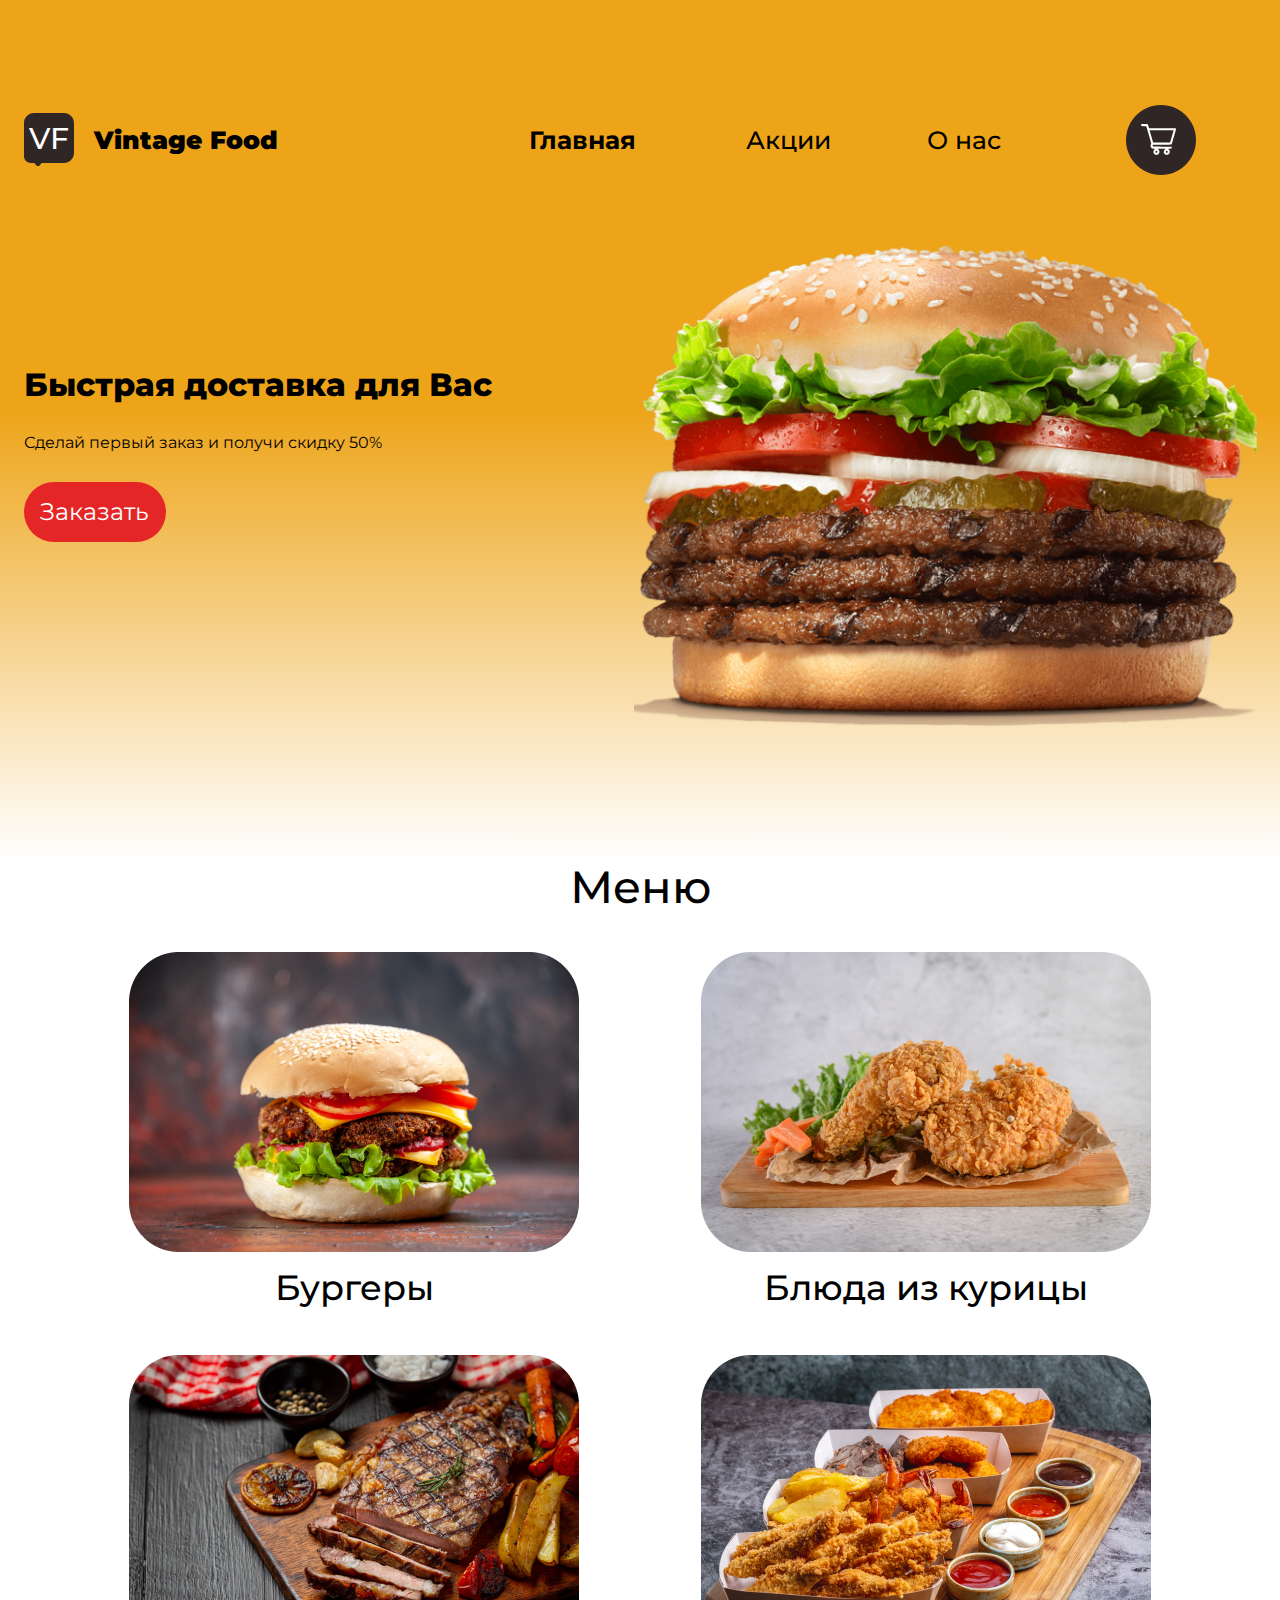
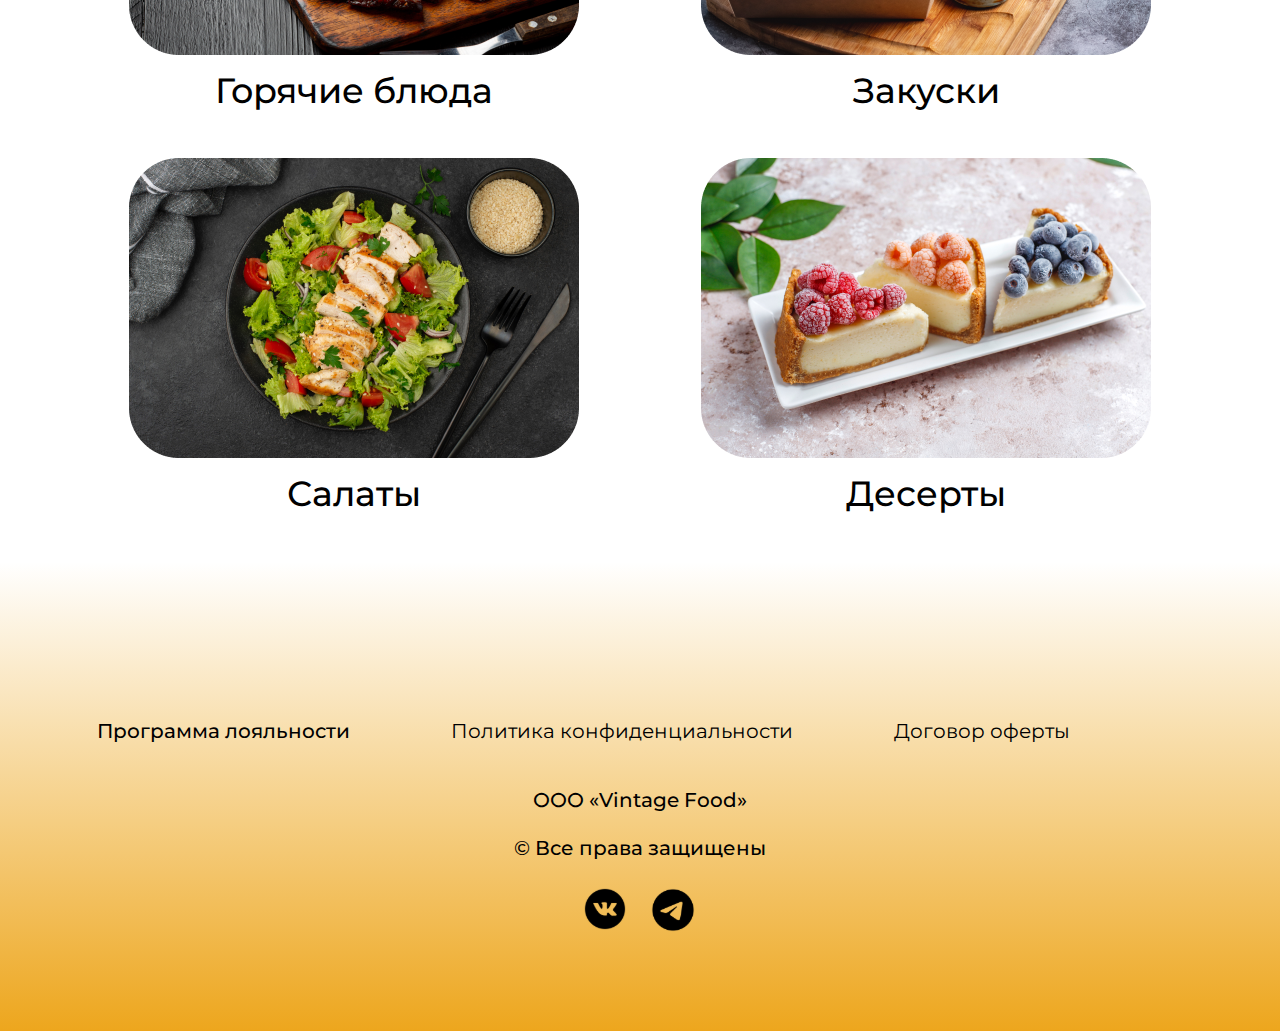
<file: index.html>
<!DOCTYPE html>
<html lang="en">

<head>
    <meta charset="UTF-8">
    <meta name="viewport" content="width=device-width, initial-scale=1.0">
    <link rel="apple-touch-icon" sizes="180x180" href="favicon/apple-touch-icon.png">
    <link rel="icon" type="image/png" sizes="32x32" href="favicon/favicon-32x32.png">
    <link rel="icon" type="image/png" sizes="16x16" href="favicon/favicon-16x16.png">
    <link rel="manifest" href="favicon/site.webmanifest">
    <link rel="stylesheet" href="css/reset.css">
    <link rel="stylesheet" href="css/style.css">
    <title>Burgers</title>
</head>

<body>
    <header class="header">
        <div class="container">
            <div class="header-bg">
                <div class="content">
                    <!-- горизонтальное меню -->
                    <nav class="header-menu">
                        <div class="header-logo">
                            <div class="header-logo__title">
                                <img src="images/vf_logo.svg" alt="">
                                <h2>VF</h2>
                            </div>
                            <div class="header-logo__text">
                                <h1>Vintage Food</h1>
                            </div>
                        </div>
                        <div class="burger__button">
                            <span></span><span></span><span></span>
                        </div>
                        <div class="header-links">
                            <div class="header-menu__link"><a href="#">Главная</a></div>
                            <div></div>
                            <div class="header-menu__link"><a href="#">Акции</a></div>
                            <div></div>
                            <div class="header-menu__link"><a href="#">О нас</a></div>
                            <div></div>
                            <div class="header-menu__basket">
                                <img src="images/basket.svg" alt="Basket">
                            </div>
                        </div>
                    </nav>
                    <!-- основной контент заголовка-->
                    <div class="header__body">
                        <div class='header__body-text'>
                            <div class="header__body_title">
                                <h2>Быстрая доставка для Вас</h2>
                            </div>
                            <div class="header__body_subtitle">
                                <p>Сделай первый заказ и получи скидку 50%</p>
                            </div>
                            <div class="header__body_btn">
                                <a href="#">Заказать</a>
                            </div>
                        </div>
                        <div class="header__body-img">
                            <img src="images/Photo_burger.png" alt="Burger">
                        </div>
                    </div>
                </div>
            </div>
    </header>
    <main class="main">
        <div class="container">
            <h2 class="main__title">Меню</h2>
            <div class="main__body">
                <div class="main__dishs">
                    <div class="dish__item">
                        <img src="images/Burgers.png" alt="Burgers">
                        <p>Бургеры</p>
                    </div>
                    <div class="dish__item">
                        <img src="images/Chicken_dishs.png" alt="Burgers">
                        <p>Блюда из курицы</p>
                    </div>
                    <div class="dish__item">
                        <img src="images/Hot_dishs.png" alt="Burgers">
                        <p>Горячие блюда</p>
                    </div>
                    <div class="dish__item">
                        <img src="images/Snacks.png" alt="Burgers">
                        <p>Закуски</p>
                    </div>
                    <div class="dish__item">
                        <img src="images/Salads.png" alt="Burgers">
                        <p>Салаты</p>
                    </div>
                    <div class="dish__item">
                        <img src="images/Desserts.png" alt="Burgers">
                        <p>Десерты</p>
                    </div>
                </div>
            </div>

        </div>
    </main>
    <footer class="footer">
        <div class="container">
            <div class="footer__body">
                <div class="footer__menu">
                    <div class="footer__menu-item">
                        <a href="#">Программа лояльности</a>
                    </div>
                    <div class="footer__menu-item">
                        <a href="#">Политика конфиденциальности</a>
                    </div>
                    <div class="footer__menu-item">
                        <a href="#">Договор оферты</a>
                    </div>
                </div>
                <div class="footer__title">ООО «Vintage Food»</div>
                <div class="footer__subtitle">© Все права защищены</div>
                <div class="footer__social">
                    <a href="#">
                        <img src="images/VKCircled.svg" alt="VK">
                    </a>
                    <a href="#">
                        <img src="images/Telegram.svg" alt="Telegram">
                    </a>
                </div>
            </div>
        </div>
    </footer>
    <script src="js/burger.js"></script>
</body>

</html>
</file>
<file: css/style.css>
/* импорт шрифтов для проекта */
@import url('https://fonts.googleapis.com/css2?family=Istok+Web&family=Karla&family=Kenia&family=Libre+Barcode+128+Text&family=Montserrat:ital,wght@0,400;0,500;0,600;0,700;0,800;0,900;1,400;1,500;1,600;1,700;1,800;1,900&display=swap');

* {
    font-family: 'Montserrat', sans-serif;
    color: #000;
}

.container {
    max-width: 1600px;
    margin: 0 auto;
}

.header-bg {
    background: linear-gradient(180deg, #EDA418 47.4%, rgba(237, 164, 24, 0) 100%);
}

.content {
    max-width: 1243px;
    margin: 0 auto;
    padding: 105px 5px 0px;
}

.header-menu {
    display: grid;
    grid-template-columns: max-content max-content;
    column-gap: 147px;

}

.header-logo {
    display: grid;
    grid-template-columns: 70px repeat(auto-fill, minmax(max-content, 288px));
    justify-content: start;
    justify-items: start;
    align-items: center;
}

.header-logo__title {
    position: relative;
}

.header-logo__title h2 {
    font-size: 30px;
    font-weight: 500;
    line-height: 37px;
    color: #fff;
    position: absolute;
    left: 5px;
    top: 7px;
}

.header-logo__text h1 {
    font-size: 25px;
    font-weight: 900;
    line-height: 30px;
}

.burger__button {
    display: none;
}

.header-links {
    display: grid;
    grid-template-columns: 151px 66px 151px 30px 151px 48px 70px;
    align-items: center;
}

.header-menu__link {
    font-size: 25px;
    font-weight: 500;

}

.header-menu__link:first-of-type {
    font-weight: 700;
}

.header__body {
    display: grid;
    grid-template-columns: minmax(320px, 572px) minmax(320px, 643px);
    column-gap: 38px;
    align-content: start;
}

.header__body_title {
    padding-top: 189.5px;
}

.header__body_title,
.header__body_subtitle {
    margin-bottom: 29px;
}

.header__body_title h2 {
    font-size: 32px;
    font-weight: 800;
    line-height: 39px;
}

.header__body_subtitle p {
    font-size: 16px;
    font-weight: 400;
    line-height: 20px;
}

.header__body_btn {
    margin-bottom: 317px;
    width: 142px;
    height: 60px;
}

.header__body_btn a {
    display: inline-block;
    width: 100%;
    height: 100%;
    border-radius: 30px;
    text-align: center;
    font-size: 24px;
    font-weight: 400;
    line-height: 60px;
    color: #fff;
    background-color: #E52626;
    transition: background-color 0.3s linear 0.05s;
}

.header__body_btn a:hover {
    background-color: #c80a0a;
}

.header__body-img img {
    width: 100%;
    object-fit: cover;
}

.main__body {
    padding: 0px 87px;
    margin-bottom: 47px;
}

.main__title {
    font-size: 45px;
    font-weight: 500;
    line-height: 55px;
    text-align: center;
    margin-bottom: 38px;
}

.main__dishs {
    display: grid;
    grid-template-columns: repeat(auto-fill, minmax(300px, 450px));
    justify-content: space-around;
    column-gap: 38px;
    row-gap: 46px;
}

.dish__item img {
    width: 100%;
    object-fit: cover;
    margin-bottom: 14px;
}

.dish__item p {
    font-size: 35px;
    font-weight: 500;
    line-height: 43px;
    text-align: center;
}

.footer__body {
    background: linear-gradient(180deg, rgba(217, 217, 217, 0) 0%, #EDA61D 100%);
    padding-top: 157px;
    padding-bottom: 87px;
}

.footer__menu {
    max-width: 1086px;
    margin: 0 auto;
    display: grid;
    grid-template-columns: max-content max-content max-content;
    column-gap: 101px;
    margin-bottom: 45px;
}

.footer__menu-item {
    font-size: 20px;
    font-weight: 400;
    line-height: 24px;
}

.footer__menu-item:first-child {
    font-weight: 500;
}

.footer__title,
.footer__subtitle {
font-size: 20px;
font-weight: 500;
line-height: 24px;
text-align: center;
margin-bottom: 24px;
}

.footer__social {
    max-width: 120px;
    height: 60px;
    position: relative;
    margin: 0 auto;
}

.footer__social a {
    position: absolute;
}

.footer__social a:last-child {
    top:-4px;
    left:63px;
}

@media (max-width:1220px) {
    .header-menu {
        column-gap: 20px;
        justify-content: center;
    }
    .header-links {
        grid-template-columns: 151px 10px 151px 10px 151px 10px 70px;
    }
    .header__body {
        justify-items: center;
    }
    .header__body_title h2 {
        font-size: 26px;
    }
}

@media (max-width:1020px) {
    .footer__menu {
        grid-template-columns: minmax(290px, max-content);
        justify-content: center;
        justify-items: center;
        row-gap: 20px;
    }
    .footer__menu-item {
        text-align: center;
    }
}

@media (max-width:968px) {
    .header-menu {
        padding-left: 20px;
        grid-template-columns: max-content;
        justify-content: start;
        row-gap: 50px;
    }
    .header__body {
        grid-template-columns: minmax(280px, 643px);
        justify-content: center;
    }
    .header__body-img {
        order: 1;
    }
    .header__body-text {
        order: 2;
    }
    .header__body_btn {
        margin: 0px auto 317px ;
    }
    .header__body_title {
        padding-top: 40px;
    }
    .header-logo {
       display: none;
    }
    .burger__button {
        display: block;
        width: 70px;
        height: 70px;
        background: #312626;
        border-radius: 35px;
        position: absolute;
        left:34px;
        top:50px;
    }
    .burger__button span {
        background-color: #fff;
        width: 50px;
        height: 4px;
        position: absolute;
        top:33px;
        left:10px;
        transition: all 0.3s linear;
    }
    .burger__button span:first-child {
        top: 22px;
    }
    .burger__button span:last-child {
        top:44px;
    }

    .header-links {
        grid-template-columns: 151px;


    }
    .header-menu__link {
        width: 110px;
        position: absolute;
        top: 130px;
        left: 30px;
        background-color: #E52626;
        box-shadow: 2px 2px 10px;
        border-radius: 10px;
        transform-origin: 0 0;
        transform: scale(0,0);
        transition: transform 0.3s linear;
        color: #fff;
    }

    .header-menu__link a{
        display: inline;
        color: inherit;
        line-height: 35px;
        text-align: center;
    }

    .header-menu__link-active {
        transform: scale(1,1);
    }
    .header-menu__link:nth-child(3) {
        top:170px;
    }
    .header-menu__link:nth-child(5) {
        top:210px;
    }

    .header-menu__basket {
        position: absolute;
        top: 50px;
        right: 34px;
    }
}
</file>
